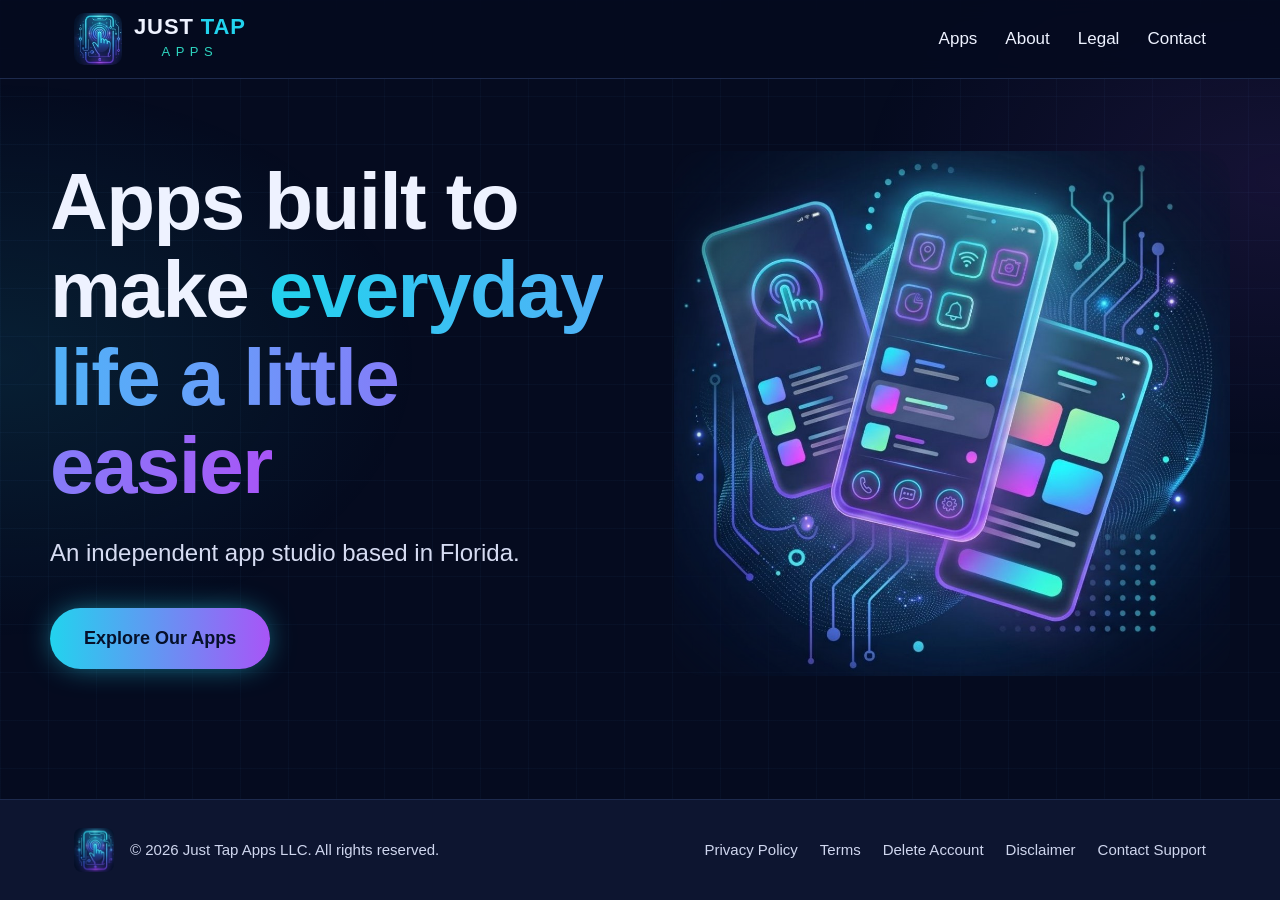
<file: index.html>
<!DOCTYPE html>
<html lang="en">
<head>
<meta charset="utf-8">
<meta name="viewport" content="width=device-width, initial-scale=1">
<meta http-equiv="Content-Security-Policy" content="default-src 'none'; style-src 'self'; img-src 'self'; base-uri 'none'; form-action 'none'">
<meta name="referrer" content="strict-origin-when-cross-origin">
<title>Just Tap Apps — Apps built to make everyday life a little easier</title>
<meta name="description" content="Just Tap Apps is an independent app studio in Florida behind Snooze Bully, with more apps on the way.">
<link rel="icon" href="logo-icon.png">
<link rel="stylesheet" href="style.css">
</head>
<body id="top">
<header><div class="wrap">
  <a class="brand" href="index.html"><img src="logo-icon.png" alt="" width="48" height="52"><span><b>JUST <span>TAP</span></b><small>APPS</small></span></a>
  <nav aria-label="Main"><ul><li><a href="apps.html">Apps</a></li><li><a href="about.html">About</a></li><li><a href="privacy.html">Legal</a></li><li><a href="contact.html">Contact</a></li></ul></nav>
</div></header>

<main>

<section class="wrap hero">
  <div>
    <h1>Apps built to make <span class="grad-text">everyday life a little easier</span></h1>
    <p>An independent app studio based in Florida.</p>
    <a class="btn" href="apps.html">Explore Our Apps</a>
  </div>
  <img src="hero.jpg" alt="Three glowing phone screens showing app interfaces" width="1070" height="1010">
</section>
</main>
<footer><div class="wrap">
  <div class="left"><img src="logo-icon.png" alt="" width="40" height="44"><span>© 2026 Just Tap Apps LLC. All rights reserved.</span></div>
  <ul>
    <li><a href="privacy.html">Privacy Policy</a></li>
    <li><a href="terms.html">Terms</a></li>
    <li><a href="delete-account.html">Delete Account</a></li>
    <li><a href="disclaimer.html">Disclaimer</a></li>
    <li><a href="contact.html">Contact Support</a></li>
  </ul>
</div></footer>
</body>
</html>
</file>
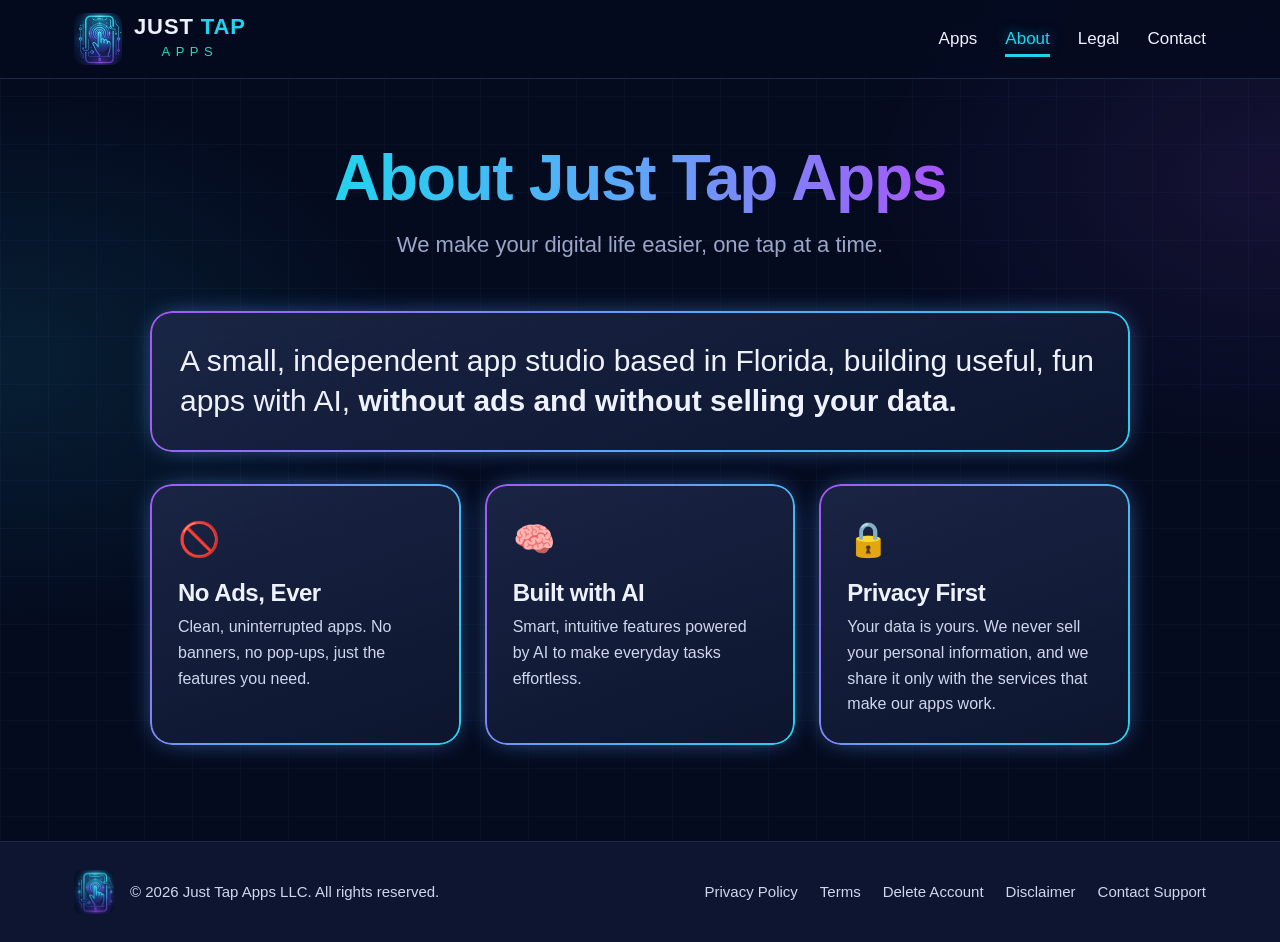
<file: about.html>
<!DOCTYPE html>
<html lang="en">
<head>
<meta charset="utf-8">
<meta name="viewport" content="width=device-width, initial-scale=1">
<meta http-equiv="Content-Security-Policy" content="default-src 'none'; style-src 'self'; img-src 'self'; base-uri 'none'; form-action 'none'">
<meta name="referrer" content="strict-origin-when-cross-origin">
<title>About — Just Tap Apps</title>
<meta name="description" content="Just Tap Apps is a small, independent app studio in Florida.">
<link rel="icon" href="logo-icon.png">
<link rel="stylesheet" href="style.css">
</head>
<body id="top">
<header><div class="wrap">
  <a class="brand" href="index.html"><img src="logo-icon.png" alt="" width="48" height="52"><span><b>JUST <span>TAP</span></b><small>APPS</small></span></a>
  <nav aria-label="Main"><ul><li><a href="apps.html">Apps</a></li><li><a href="about.html" aria-current="page">About</a></li><li><a href="privacy.html">Legal</a></li><li><a href="contact.html">Contact</a></li></ul></nav>
</div></header>

<main>

<section class="wrap">
  <h1 class="page-title"><span class="grad-text">About Just Tap Apps</span></h1>
  <p class="page-sub">We make your digital life easier, one tap at a time.</p>
  <div class="glow quote">A small, independent app studio based in Florida, building useful, fun apps with AI, <strong>without ads and without selling your data.</strong></div>
  <div class="pillars">
    <div class="glow pillar"><div class="ico" aria-hidden="true">🚫</div><h3>No Ads, Ever</h3><p>Clean, uninterrupted apps. No banners, no pop-ups, just the features you need.</p></div>
    <div class="glow pillar"><div class="ico" aria-hidden="true">🧠</div><h3>Built with AI</h3><p>Smart, intuitive features powered by AI to make everyday tasks effortless.</p></div>
    <div class="glow pillar"><div class="ico" aria-hidden="true">🔒</div><h3>Privacy First</h3><p>Your data is yours. We never sell your personal information, and we share it only with the services that make our apps work.</p></div>
  </div>
</section>
</main>
<footer><div class="wrap">
  <div class="left"><img src="logo-icon.png" alt="" width="40" height="44"><span>© 2026 Just Tap Apps LLC. All rights reserved.</span></div>
  <ul>
    <li><a href="privacy.html">Privacy Policy</a></li>
    <li><a href="terms.html">Terms</a></li>
    <li><a href="delete-account.html">Delete Account</a></li>
    <li><a href="disclaimer.html">Disclaimer</a></li>
    <li><a href="contact.html">Contact Support</a></li>
  </ul>
</div></footer>
</body>
</html>
</file>
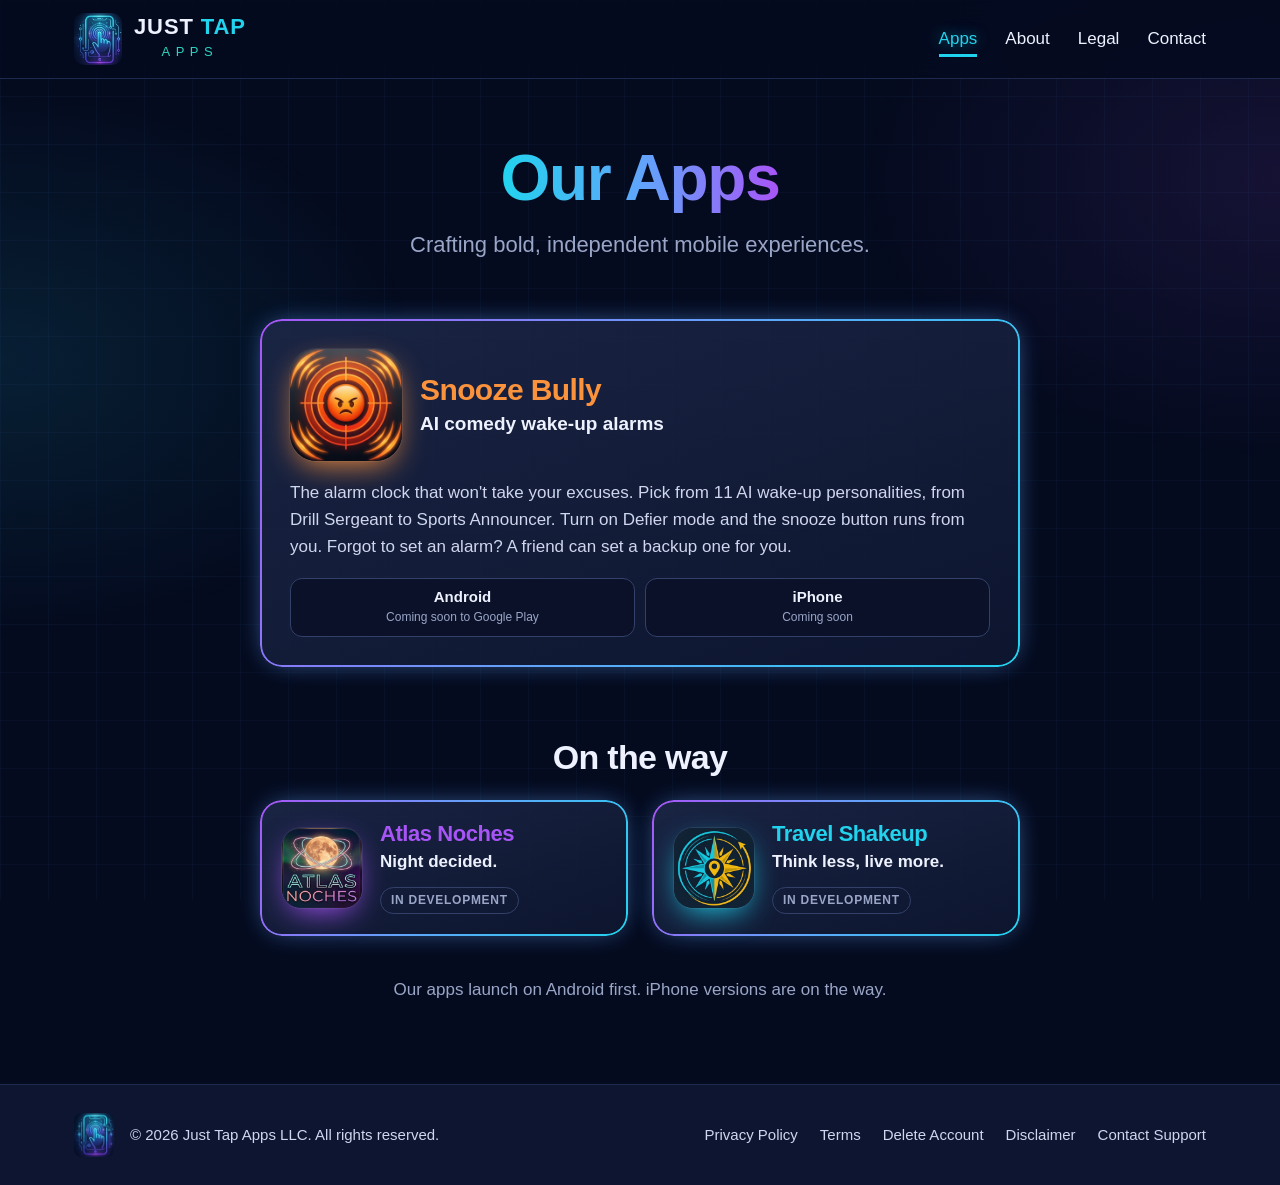
<file: apps.html>
<!DOCTYPE html>
<html lang="en">
<head>
<meta charset="utf-8">
<meta name="viewport" content="width=device-width, initial-scale=1">
<meta http-equiv="Content-Security-Policy" content="default-src 'none'; style-src 'self'; img-src 'self'; base-uri 'none'; form-action 'none'">
<meta name="referrer" content="strict-origin-when-cross-origin">
<title>Our Apps — Just Tap Apps</title>
<meta name="description" content="Snooze Bully and more apps on the way from Just Tap Apps.">
<link rel="icon" href="logo-icon.png">
<link rel="stylesheet" href="style.css">
</head>
<body id="top">
<header><div class="wrap">
  <a class="brand" href="index.html"><img src="logo-icon.png" alt="" width="48" height="52"><span><b>JUST <span>TAP</span></b><small>APPS</small></span></a>
  <nav aria-label="Main"><ul><li><a href="apps.html" aria-current="page">Apps</a></li><li><a href="about.html">About</a></li><li><a href="privacy.html">Legal</a></li><li><a href="contact.html">Contact</a></li></ul></nav>
</div></header>

<main>

<section class="wrap">
  <h1 class="page-title"><span class="grad-text">Our Apps</span></h1>
  <p class="page-sub">Crafting bold, independent mobile experiences.</p>
  <div class="featured">
    <article class="glow app snooze">
      <div class="app-top"><img class="app-icon" src="snooze-bully.png" alt="Snooze Bully logo" width="512" height="512">
        <div><h2>Snooze Bully</h2><div class="tag">AI comedy wake-up alarms</div></div></div>
      <p>The alarm clock that won't take your excuses. Pick from 11 AI wake-up personalities, from Drill Sergeant to Sports Announcer. Turn on Defier mode and the snooze button runs from you. Forgot to set an alarm? A friend can set a backup one for you.</p>
      <div class="stores"><span class="store"><b>Android</b><small>Coming soon to Google Play</small></span><span class="store"><b>iPhone</b><small>Coming soon</small></span></div>
    </article>
  </div>

  <h2 class="soon-title">On the way</h2>
  <div class="soon-grid">
    <article class="glow soon noches">
      <img class="app-icon" src="atlas-noches.png" alt="Atlas Noches logo" width="512" height="512">
      <div><h3>Atlas Noches</h3><p class="tag">Night decided.</p><span class="pill">In development</span></div>
    </article>
    <article class="glow soon travel">
      <img class="app-icon" src="travel-shakeup.png" alt="Travel Shakeup logo" width="512" height="512">
      <div><h3>Travel Shakeup</h3><p class="tag">Think less, live more.</p><span class="pill">In development</span></div>
    </article>
  </div>
  <p class="note">Our apps launch on Android first. iPhone versions are on the way.</p>
</section>
</main>
<footer><div class="wrap">
  <div class="left"><img src="logo-icon.png" alt="" width="40" height="44"><span>© 2026 Just Tap Apps LLC. All rights reserved.</span></div>
  <ul>
    <li><a href="privacy.html">Privacy Policy</a></li>
    <li><a href="terms.html">Terms</a></li>
    <li><a href="delete-account.html">Delete Account</a></li>
    <li><a href="disclaimer.html">Disclaimer</a></li>
    <li><a href="contact.html">Contact Support</a></li>
  </ul>
</div></footer>
</body>
</html>
</file>
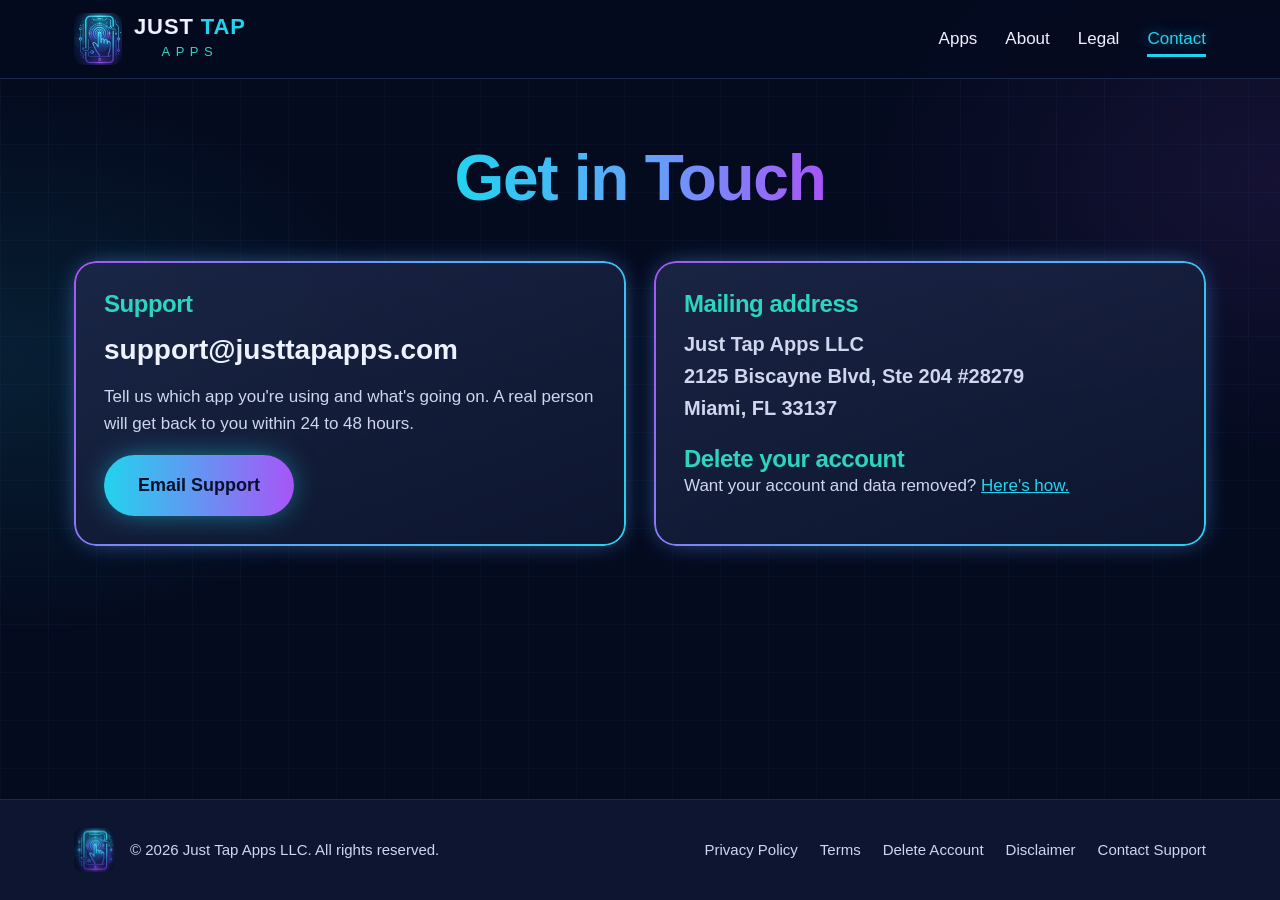
<file: contact.html>
<!DOCTYPE html>
<html lang="en">
<head>
<meta charset="utf-8">
<meta name="viewport" content="width=device-width, initial-scale=1">
<meta http-equiv="Content-Security-Policy" content="default-src 'none'; style-src 'self'; img-src 'self'; base-uri 'none'; form-action 'none'">
<meta name="referrer" content="strict-origin-when-cross-origin">
<title>Contact — Just Tap Apps</title>
<meta name="description" content="Contact Just Tap Apps support.">
<link rel="icon" href="logo-icon.png">
<link rel="stylesheet" href="style.css">
</head>
<body id="top">
<header><div class="wrap">
  <a class="brand" href="index.html"><img src="logo-icon.png" alt="" width="48" height="52"><span><b>JUST <span>TAP</span></b><small>APPS</small></span></a>
  <nav aria-label="Main"><ul><li><a href="apps.html">Apps</a></li><li><a href="about.html">About</a></li><li><a href="privacy.html">Legal</a></li><li><a href="contact.html" aria-current="page">Contact</a></li></ul></nav>
</div></header>

<main>

<section class="wrap">
  <h1 class="page-title"><span class="grad-text">Get in Touch</span></h1>
  <div class="contact">
    <div class="glow">
      <h2>Support</h2>
      <p class="big"><a href="mailto:support@justtapapps.com">support@justtapapps.com</a></p>
      <p>Tell us which app you're using and what's going on. A real person will get back to you within 24 to 48 hours.</p>
      <a class="btn" href="mailto:support@justtapapps.com?subject=Support%20request">Email Support</a>
    </div>
    <div class="glow">
      <h2>Mailing address</h2>
      <p class="big addr">Just Tap Apps LLC<br>2125 Biscayne Blvd, Ste 204 #28279<br>Miami, FL 33137</p>
      <h2 class="mt">Delete your account</h2>
      <p>Want your account and data removed? <a href="delete-account.html">Here's how.</a></p>
    </div>
  </div>
</section>
</main>
<footer><div class="wrap">
  <div class="left"><img src="logo-icon.png" alt="" width="40" height="44"><span>© 2026 Just Tap Apps LLC. All rights reserved.</span></div>
  <ul>
    <li><a href="privacy.html">Privacy Policy</a></li>
    <li><a href="terms.html">Terms</a></li>
    <li><a href="delete-account.html">Delete Account</a></li>
    <li><a href="disclaimer.html">Disclaimer</a></li>
    <li><a href="contact.html">Contact Support</a></li>
  </ul>
</div></footer>
</body>
</html>
</file>
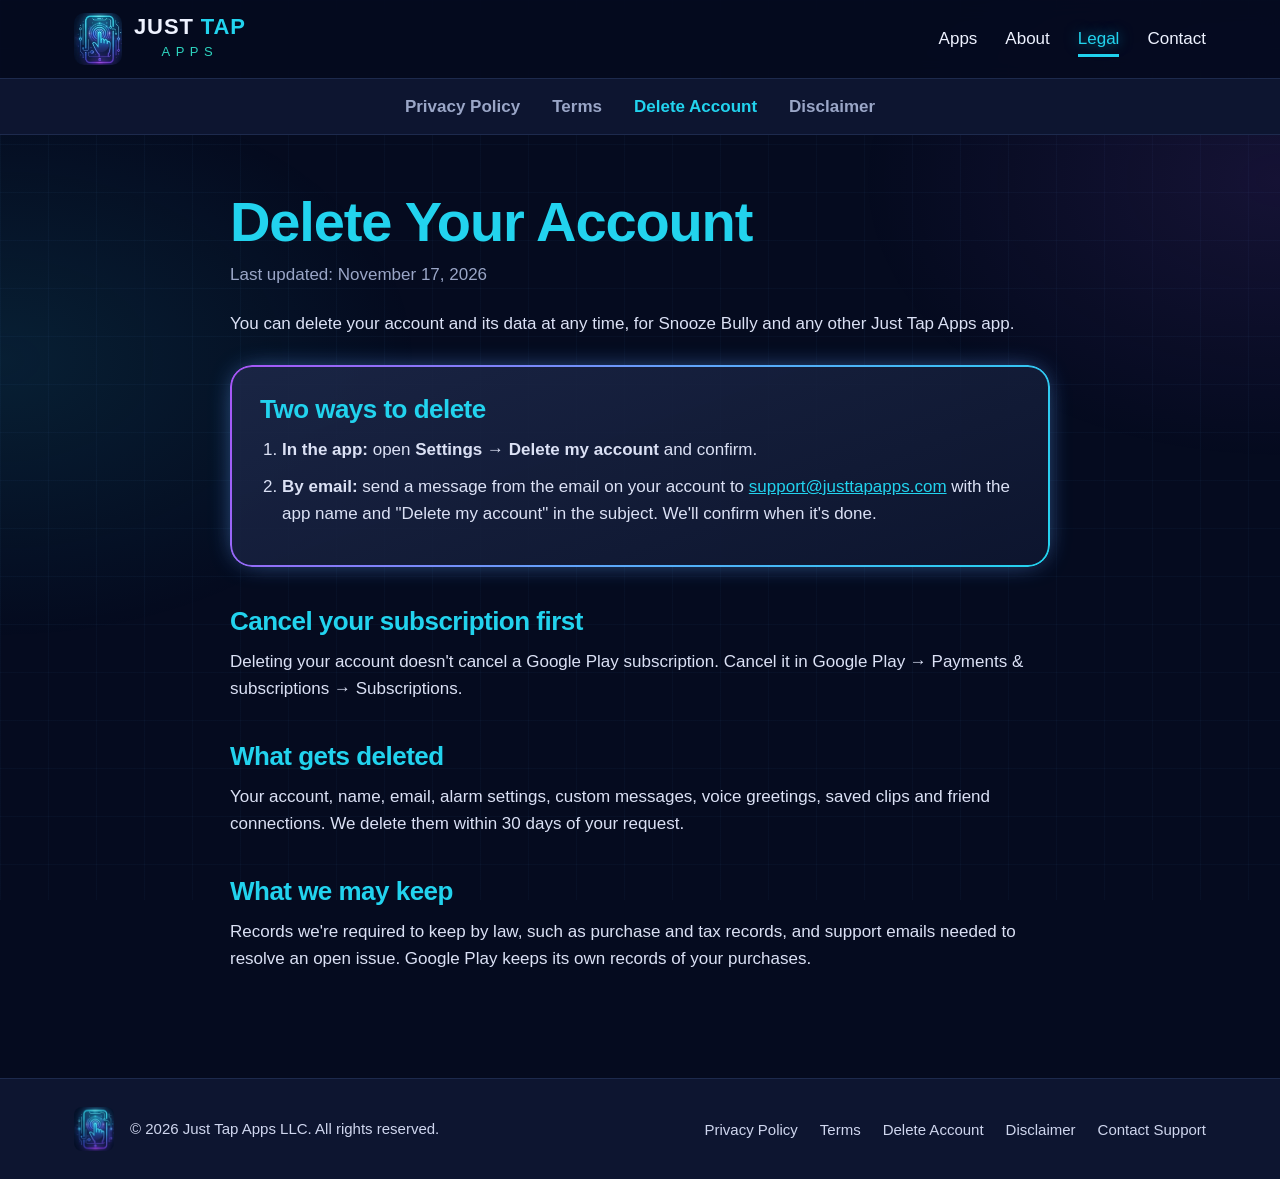
<file: delete-account.html>
<!DOCTYPE html>
<html lang="en">
<head>
<meta charset="utf-8">
<meta name="viewport" content="width=device-width, initial-scale=1">
<meta http-equiv="Content-Security-Policy" content="default-src 'none'; style-src 'self'; img-src 'self'; base-uri 'none'; form-action 'none'">
<meta name="referrer" content="strict-origin-when-cross-origin">
<title>Delete Your Account — Just Tap Apps</title>
<meta name="description" content="How to delete your Just Tap Apps account and data.">
<link rel="icon" href="logo-icon.png">
<link rel="stylesheet" href="style.css">
</head>
<body id="top">
<header><div class="wrap">
  <a class="brand" href="index.html"><img src="logo-icon.png" alt="" width="48" height="52"><span><b>JUST <span>TAP</span></b><small>APPS</small></span></a>
  <nav aria-label="Main"><ul><li><a href="apps.html">Apps</a></li><li><a href="about.html">About</a></li><li><a href="privacy.html" aria-current="page">Legal</a></li><li><a href="contact.html">Contact</a></li></ul></nav>
</div></header>
<div class="subnav"><ul><li><a href="privacy.html">Privacy Policy</a></li><li><a href="terms.html">Terms</a></li><li><a href="delete-account.html" aria-current="page">Delete Account</a></li><li><a href="disclaimer.html">Disclaimer</a></li></ul></div>
<main>

<article class="wrap narrow legal">
<h1>Delete Your Account</h1>
<p class="updated">Last updated: November 17, 2026</p>
<p>You can delete your account and its data at any time, for Snooze Bully and any other Just Tap Apps app.</p>

<div class="glow">
<h2>Two ways to delete</h2>
<ol>
<li><strong>In the app:</strong> open <strong>Settings → Delete my account</strong> and confirm.</li>
<li><strong>By email:</strong> send a message from the email on your account to <a href="mailto:support@justtapapps.com?subject=Delete%20my%20account">support@justtapapps.com</a> with the app name and "Delete my account" in the subject. We'll confirm when it's done.</li>
</ol>
</div>

<h2>Cancel your subscription first</h2>
<p>Deleting your account doesn't cancel a Google Play subscription. Cancel it in Google Play → Payments &amp; subscriptions → Subscriptions.</p>

<h2>What gets deleted</h2>
<p>Your account, name, email, alarm settings, custom messages, voice greetings, saved clips and friend connections. We delete them within 30 days of your request.</p>

<h2>What we may keep</h2>
<p>Records we're required to keep by law, such as purchase and tax records, and support emails needed to resolve an open issue. Google Play keeps its own records of your purchases.</p>
</article>
</main>
<footer><div class="wrap">
  <div class="left"><img src="logo-icon.png" alt="" width="40" height="44"><span>© 2026 Just Tap Apps LLC. All rights reserved.</span></div>
  <ul>
    <li><a href="privacy.html">Privacy Policy</a></li>
    <li><a href="terms.html">Terms</a></li>
    <li><a href="delete-account.html">Delete Account</a></li>
    <li><a href="disclaimer.html">Disclaimer</a></li>
    <li><a href="contact.html">Contact Support</a></li>
  </ul>
</div></footer>
</body>
</html>
</file>
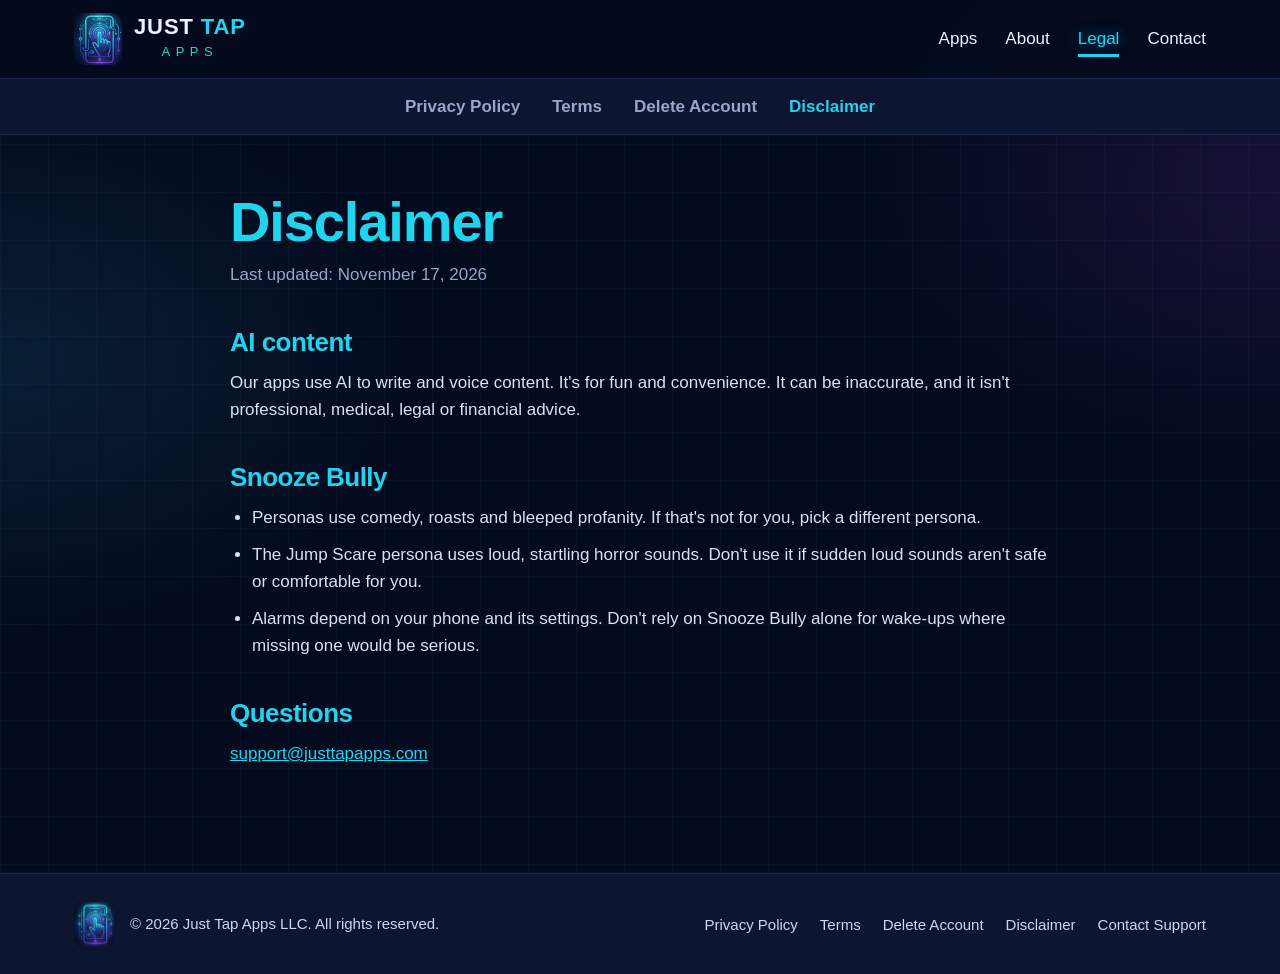
<file: disclaimer.html>
<!DOCTYPE html>
<html lang="en">
<head>
<meta charset="utf-8">
<meta name="viewport" content="width=device-width, initial-scale=1">
<meta http-equiv="Content-Security-Policy" content="default-src 'none'; style-src 'self'; img-src 'self'; base-uri 'none'; form-action 'none'">
<meta name="referrer" content="strict-origin-when-cross-origin">
<title>Disclaimer — Just Tap Apps</title>
<meta name="description" content="Important information about using Just Tap Apps apps.">
<link rel="icon" href="logo-icon.png">
<link rel="stylesheet" href="style.css">
</head>
<body id="top">
<header><div class="wrap">
  <a class="brand" href="index.html"><img src="logo-icon.png" alt="" width="48" height="52"><span><b>JUST <span>TAP</span></b><small>APPS</small></span></a>
  <nav aria-label="Main"><ul><li><a href="apps.html">Apps</a></li><li><a href="about.html">About</a></li><li><a href="privacy.html" aria-current="page">Legal</a></li><li><a href="contact.html">Contact</a></li></ul></nav>
</div></header>
<div class="subnav"><ul><li><a href="privacy.html">Privacy Policy</a></li><li><a href="terms.html">Terms</a></li><li><a href="delete-account.html">Delete Account</a></li><li><a href="disclaimer.html" aria-current="page">Disclaimer</a></li></ul></div>
<main>

<article class="wrap narrow legal">
<h1>Disclaimer</h1>
<p class="updated">Last updated: November 17, 2026</p>

<h2>AI content</h2>
<p>Our apps use AI to write and voice content. It's for fun and convenience. It can be inaccurate, and it isn't professional, medical, legal or financial advice.</p>

<h2>Snooze Bully</h2>
<ul>
<li>Personas use comedy, roasts and bleeped profanity. If that's not for you, pick a different persona.</li>
<li>The Jump Scare persona uses loud, startling horror sounds. Don't use it if sudden loud sounds aren't safe or comfortable for you.</li>
<li>Alarms depend on your phone and its settings. Don't rely on Snooze Bully alone for wake-ups where missing one would be serious.</li>
</ul>

<h2>Questions</h2>
<p><a href="mailto:support@justtapapps.com">support@justtapapps.com</a></p>
</article>
</main>
<footer><div class="wrap">
  <div class="left"><img src="logo-icon.png" alt="" width="40" height="44"><span>© 2026 Just Tap Apps LLC. All rights reserved.</span></div>
  <ul>
    <li><a href="privacy.html">Privacy Policy</a></li>
    <li><a href="terms.html">Terms</a></li>
    <li><a href="delete-account.html">Delete Account</a></li>
    <li><a href="disclaimer.html">Disclaimer</a></li>
    <li><a href="contact.html">Contact Support</a></li>
  </ul>
</div></footer>
</body>
</html>
</file>
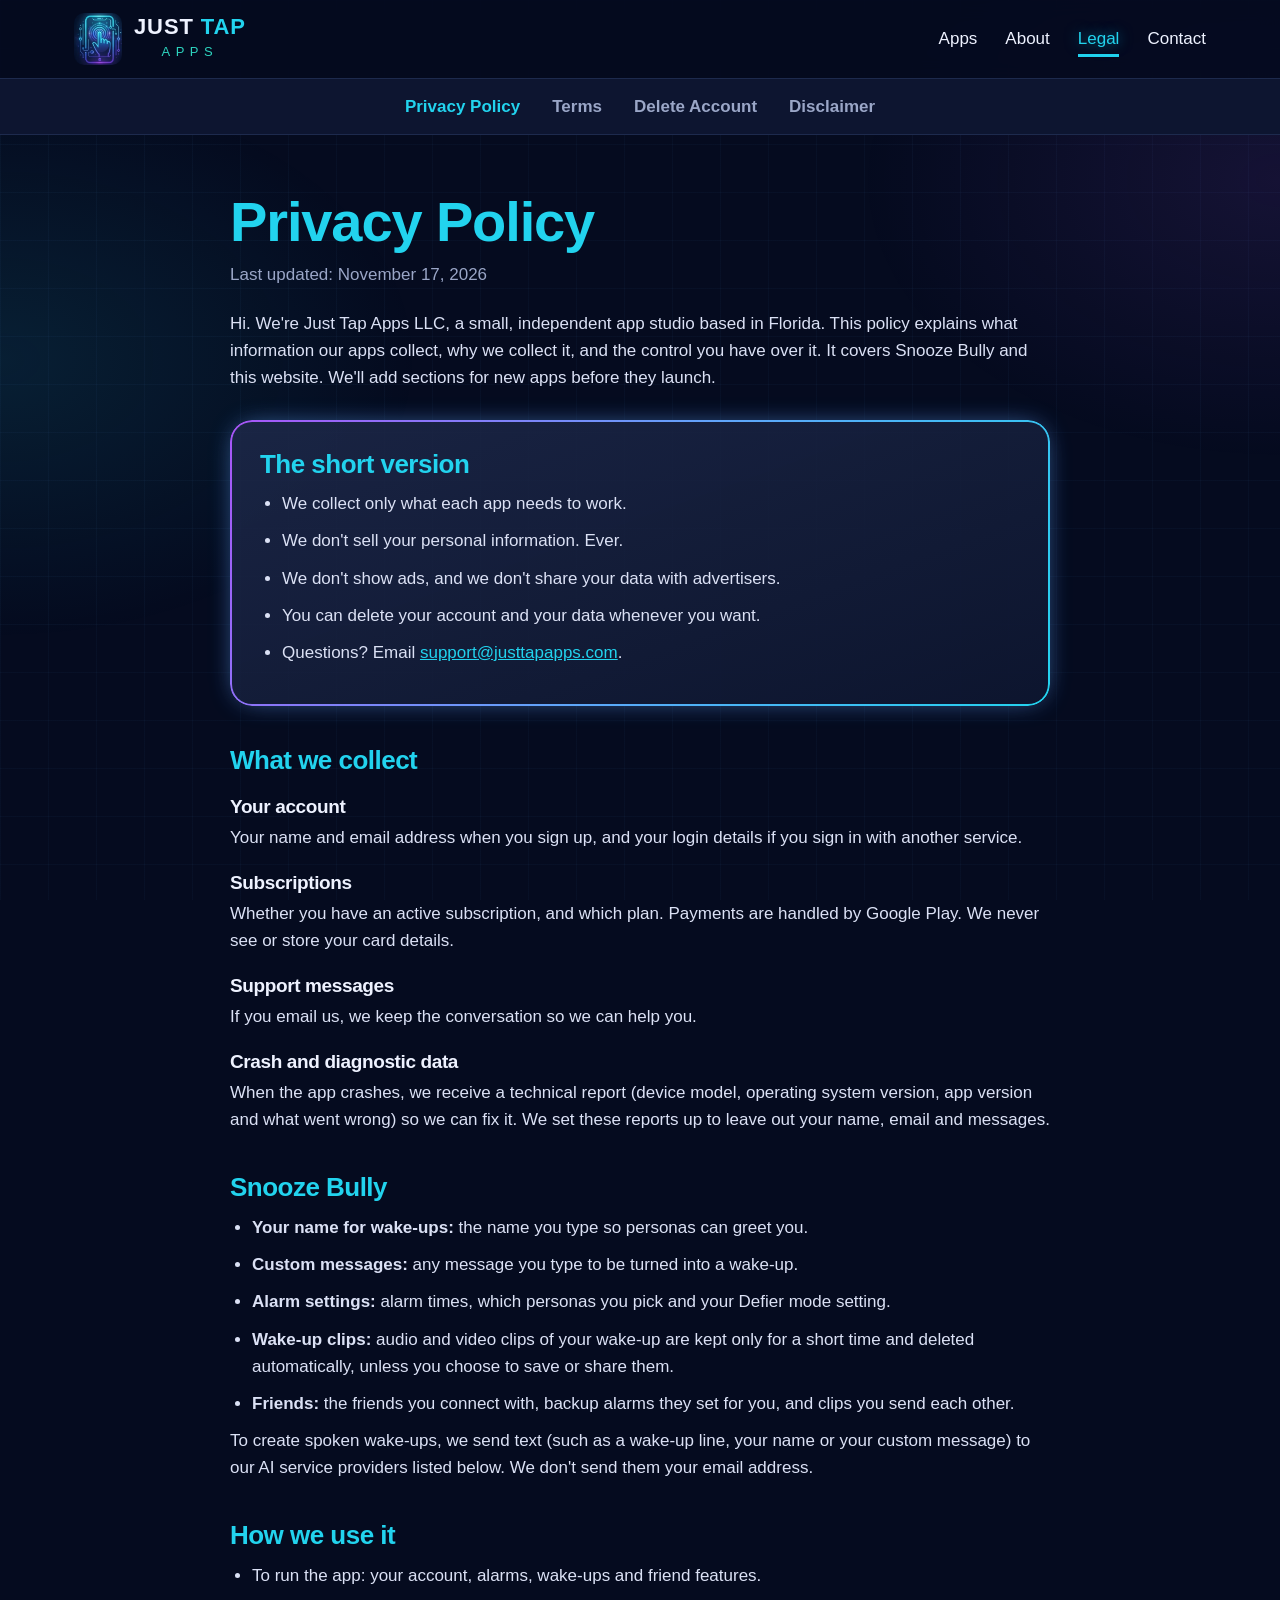
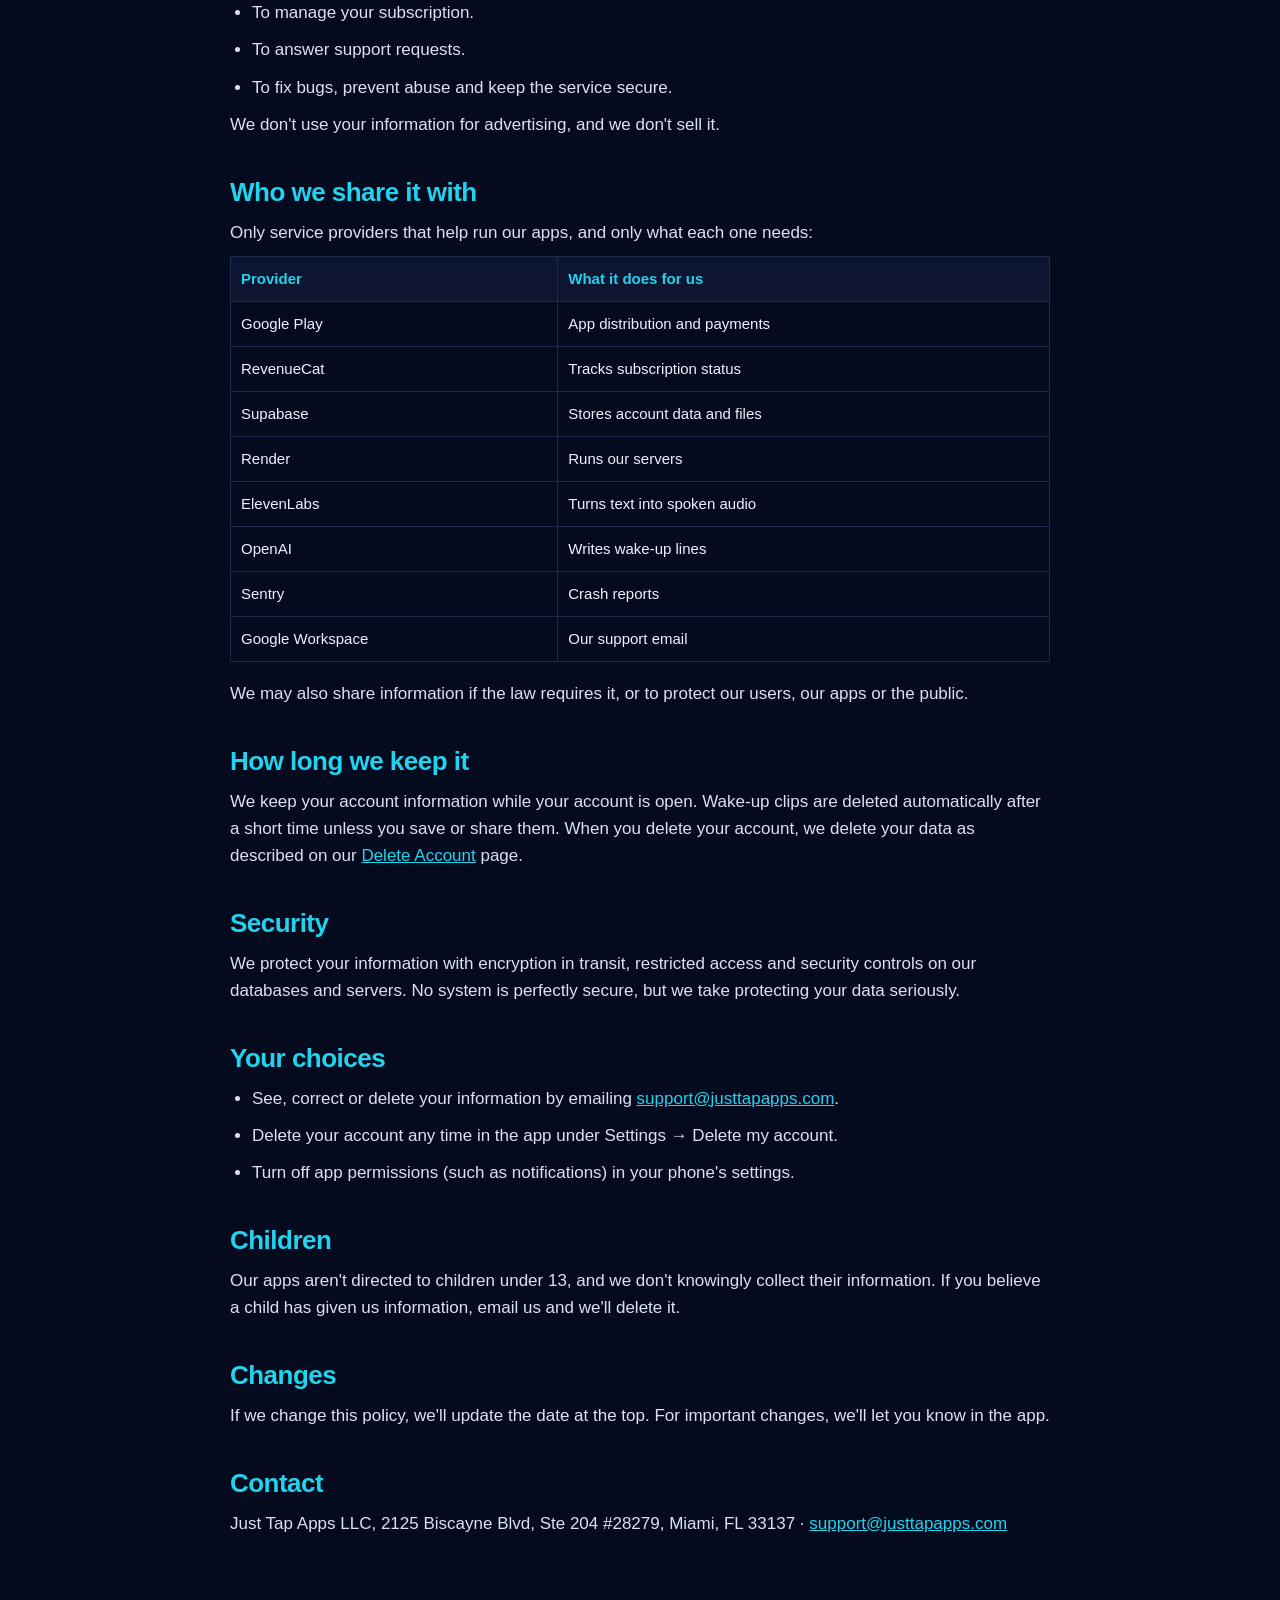
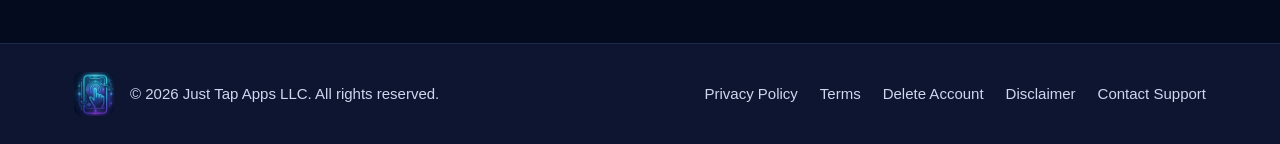
<file: privacy.html>
<!DOCTYPE html>
<html lang="en">
<head>
<meta charset="utf-8">
<meta name="viewport" content="width=device-width, initial-scale=1">
<meta http-equiv="Content-Security-Policy" content="default-src 'none'; style-src 'self'; img-src 'self'; base-uri 'none'; form-action 'none'">
<meta name="referrer" content="strict-origin-when-cross-origin">
<title>Privacy Policy — Just Tap Apps</title>
<meta name="description" content="How Just Tap Apps collects, uses and protects your information.">
<link rel="icon" href="logo-icon.png">
<link rel="stylesheet" href="style.css">
</head>
<body id="top">
<header><div class="wrap">
  <a class="brand" href="index.html"><img src="logo-icon.png" alt="" width="48" height="52"><span><b>JUST <span>TAP</span></b><small>APPS</small></span></a>
  <nav aria-label="Main"><ul><li><a href="apps.html">Apps</a></li><li><a href="about.html">About</a></li><li><a href="privacy.html" aria-current="page">Legal</a></li><li><a href="contact.html">Contact</a></li></ul></nav>
</div></header>
<div class="subnav"><ul><li><a href="privacy.html" aria-current="page">Privacy Policy</a></li><li><a href="terms.html">Terms</a></li><li><a href="delete-account.html">Delete Account</a></li><li><a href="disclaimer.html">Disclaimer</a></li></ul></div>
<main>

<article class="wrap narrow legal">
<h1>Privacy Policy</h1>
<p class="updated">Last updated: November 17, 2026</p>
<p>Hi. We're Just Tap Apps LLC, a small, independent app studio based in Florida. This policy explains what information our apps collect, why we collect it, and the control you have over it. It covers Snooze Bully and this website. We'll add sections for new apps before they launch.</p>

<div class="glow">
<h2>The short version</h2>
<ul>
<li>We collect only what each app needs to work.</li>
<li>We don't sell your personal information. Ever.</li>
<li>We don't show ads, and we don't share your data with advertisers.</li>
<li>You can delete your account and your data whenever you want.</li>
<li>Questions? Email <a href="mailto:support@justtapapps.com">support@justtapapps.com</a>.</li>
</ul>
</div>

<h2>What we collect</h2>
<h3>Your account</h3>
<p>Your name and email address when you sign up, and your login details if you sign in with another service.</p>
<h3>Subscriptions</h3>
<p>Whether you have an active subscription, and which plan. Payments are handled by Google Play. We never see or store your card details.</p>
<h3>Support messages</h3>
<p>If you email us, we keep the conversation so we can help you.</p>
<h3>Crash and diagnostic data</h3>
<p>When the app crashes, we receive a technical report (device model, operating system version, app version and what went wrong) so we can fix it. We set these reports up to leave out your name, email and messages.</p>

<h2>Snooze Bully</h2>
<ul>
<li><strong>Your name for wake-ups:</strong> the name you type so personas can greet you.</li>
<li><strong>Custom messages:</strong> any message you type to be turned into a wake-up.</li>
<li><strong>Alarm settings:</strong> alarm times, which personas you pick and your Defier mode setting.</li>
<li><strong>Wake-up clips:</strong> audio and video clips of your wake-up are kept only for a short time and deleted automatically, unless you choose to save or share them.</li>
<li><strong>Friends:</strong> the friends you connect with, backup alarms they set for you, and clips you send each other.</li>
</ul>
<p>To create spoken wake-ups, we send text (such as a wake-up line, your name or your custom message) to our AI service providers listed below. We don't send them your email address.</p>

<h2>How we use it</h2>
<ul>
<li>To run the app: your account, alarms, wake-ups and friend features.</li>
<li>To manage your subscription.</li>
<li>To answer support requests.</li>
<li>To fix bugs, prevent abuse and keep the service secure.</li>
</ul>
<p>We don't use your information for advertising, and we don't sell it.</p>

<h2>Who we share it with</h2>
<p>Only service providers that help run our apps, and only what each one needs:</p>
<table>
<tr><th>Provider</th><th>What it does for us</th></tr>
<tr><td>Google Play</td><td>App distribution and payments</td></tr>
<tr><td>RevenueCat</td><td>Tracks subscription status</td></tr>
<tr><td>Supabase</td><td>Stores account data and files</td></tr>
<tr><td>Render</td><td>Runs our servers</td></tr>
<tr><td>ElevenLabs</td><td>Turns text into spoken audio</td></tr>
<tr><td>OpenAI</td><td>Writes wake-up lines</td></tr>
<tr><td>Sentry</td><td>Crash reports</td></tr>
<tr><td>Google Workspace</td><td>Our support email</td></tr>
</table>
<p>We may also share information if the law requires it, or to protect our users, our apps or the public.</p>

<h2>How long we keep it</h2>
<p>We keep your account information while your account is open. Wake-up clips are deleted automatically after a short time unless you save or share them. When you delete your account, we delete your data as described on our <a href="delete-account.html">Delete Account</a> page.</p>

<h2>Security</h2>
<p>We protect your information with encryption in transit, restricted access and security controls on our databases and servers. No system is perfectly secure, but we take protecting your data seriously.</p>

<h2>Your choices</h2>
<ul>
<li>See, correct or delete your information by emailing <a href="mailto:support@justtapapps.com">support@justtapapps.com</a>.</li>
<li>Delete your account any time in the app under Settings → Delete my account.</li>
<li>Turn off app permissions (such as notifications) in your phone's settings.</li>
</ul>

<h2>Children</h2>
<p>Our apps aren't directed to children under 13, and we don't knowingly collect their information. If you believe a child has given us information, email us and we'll delete it.</p>

<h2>Changes</h2>
<p>If we change this policy, we'll update the date at the top. For important changes, we'll let you know in the app.</p>

<h2>Contact</h2>
<p>Just Tap Apps LLC, 2125 Biscayne Blvd, Ste 204 #28279, Miami, FL 33137 · <a href="mailto:support@justtapapps.com">support@justtapapps.com</a></p>
</article>
</main>
<footer><div class="wrap">
  <div class="left"><img src="logo-icon.png" alt="" width="40" height="44"><span>© 2026 Just Tap Apps LLC. All rights reserved.</span></div>
  <ul>
    <li><a href="privacy.html">Privacy Policy</a></li>
    <li><a href="terms.html">Terms</a></li>
    <li><a href="delete-account.html">Delete Account</a></li>
    <li><a href="disclaimer.html">Disclaimer</a></li>
    <li><a href="contact.html">Contact Support</a></li>
  </ul>
</div></footer>
</body>
</html>
</file>
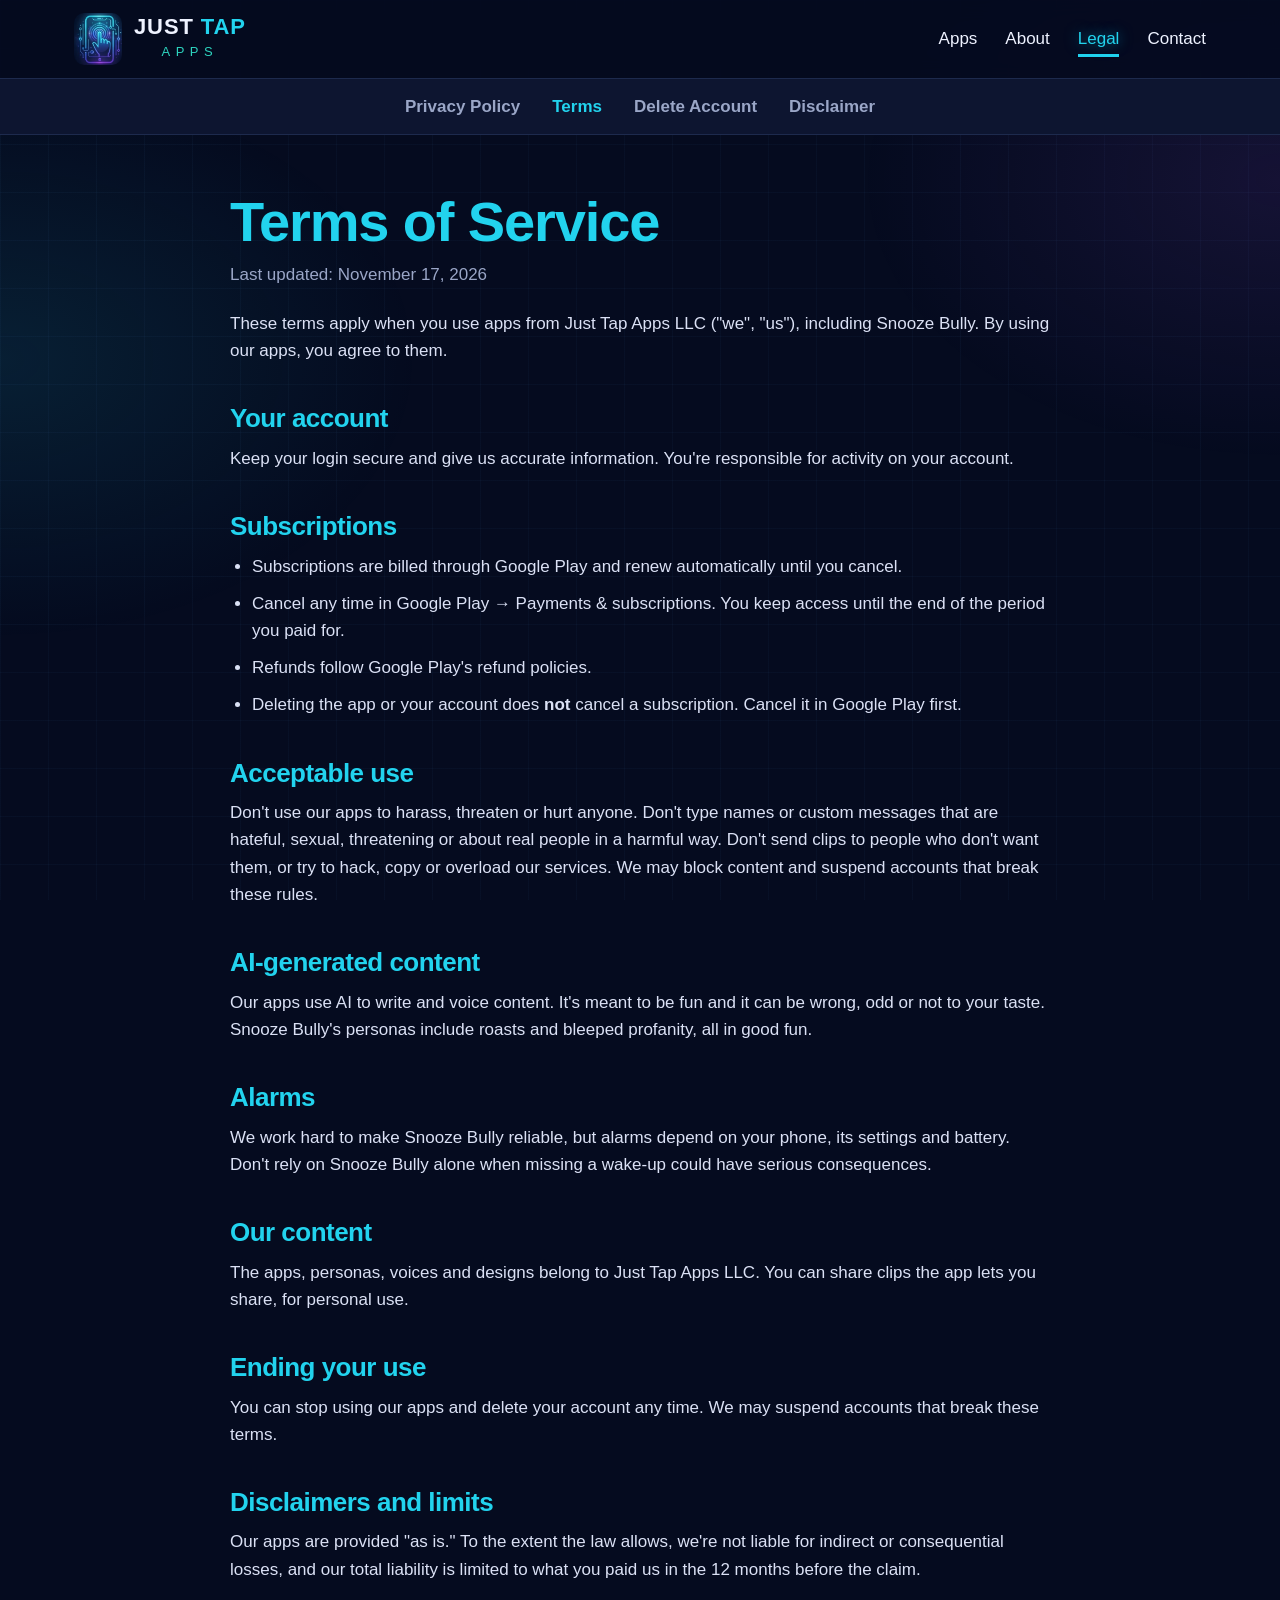
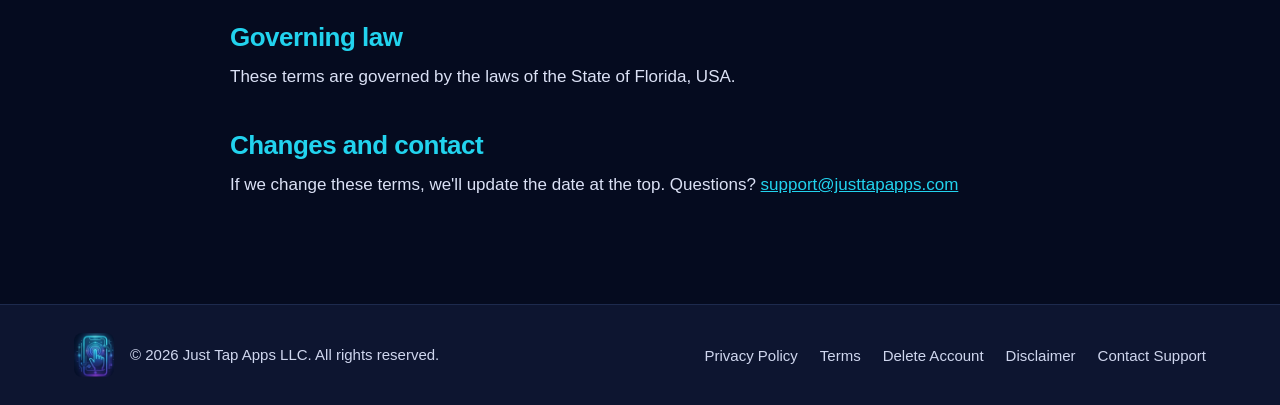
<file: terms.html>
<!DOCTYPE html>
<html lang="en">
<head>
<meta charset="utf-8">
<meta name="viewport" content="width=device-width, initial-scale=1">
<meta http-equiv="Content-Security-Policy" content="default-src 'none'; style-src 'self'; img-src 'self'; base-uri 'none'; form-action 'none'">
<meta name="referrer" content="strict-origin-when-cross-origin">
<title>Terms of Service — Just Tap Apps</title>
<meta name="description" content="Terms for using Just Tap Apps apps and services.">
<link rel="icon" href="logo-icon.png">
<link rel="stylesheet" href="style.css">
</head>
<body id="top">
<header><div class="wrap">
  <a class="brand" href="index.html"><img src="logo-icon.png" alt="" width="48" height="52"><span><b>JUST <span>TAP</span></b><small>APPS</small></span></a>
  <nav aria-label="Main"><ul><li><a href="apps.html">Apps</a></li><li><a href="about.html">About</a></li><li><a href="privacy.html" aria-current="page">Legal</a></li><li><a href="contact.html">Contact</a></li></ul></nav>
</div></header>
<div class="subnav"><ul><li><a href="privacy.html">Privacy Policy</a></li><li><a href="terms.html" aria-current="page">Terms</a></li><li><a href="delete-account.html">Delete Account</a></li><li><a href="disclaimer.html">Disclaimer</a></li></ul></div>
<main>

<article class="wrap narrow legal">
<h1>Terms of Service</h1>
<p class="updated">Last updated: November 17, 2026</p>
<p>These terms apply when you use apps from Just Tap Apps LLC ("we", "us"), including Snooze Bully. By using our apps, you agree to them.</p>

<h2>Your account</h2>
<p>Keep your login secure and give us accurate information. You're responsible for activity on your account.</p>

<h2>Subscriptions</h2>
<ul>
<li>Subscriptions are billed through Google Play and renew automatically until you cancel.</li>
<li>Cancel any time in Google Play → Payments &amp; subscriptions. You keep access until the end of the period you paid for.</li>
<li>Refunds follow Google Play's refund policies.</li>
<li>Deleting the app or your account does <strong>not</strong> cancel a subscription. Cancel it in Google Play first.</li>
</ul>

<h2>Acceptable use</h2>
<p>Don't use our apps to harass, threaten or hurt anyone. Don't type names or custom messages that are hateful, sexual, threatening or about real people in a harmful way. Don't send clips to people who don't want them, or try to hack, copy or overload our services. We may block content and suspend accounts that break these rules.</p>

<h2>AI-generated content</h2>
<p>Our apps use AI to write and voice content. It's meant to be fun and it can be wrong, odd or not to your taste. Snooze Bully's personas include roasts and bleeped profanity, all in good fun.</p>

<h2>Alarms</h2>
<p>We work hard to make Snooze Bully reliable, but alarms depend on your phone, its settings and battery. Don't rely on Snooze Bully alone when missing a wake-up could have serious consequences.</p>

<h2>Our content</h2>
<p>The apps, personas, voices and designs belong to Just Tap Apps LLC. You can share clips the app lets you share, for personal use.</p>

<h2>Ending your use</h2>
<p>You can stop using our apps and delete your account any time. We may suspend accounts that break these terms.</p>

<h2>Disclaimers and limits</h2>
<p>Our apps are provided "as is." To the extent the law allows, we're not liable for indirect or consequential losses, and our total liability is limited to what you paid us in the 12 months before the claim.</p>

<h2>Governing law</h2>
<p>These terms are governed by the laws of the State of Florida, USA.</p>

<h2>Changes and contact</h2>
<p>If we change these terms, we'll update the date at the top. Questions? <a href="mailto:support@justtapapps.com">support@justtapapps.com</a></p>
</article>
</main>
<footer><div class="wrap">
  <div class="left"><img src="logo-icon.png" alt="" width="40" height="44"><span>© 2026 Just Tap Apps LLC. All rights reserved.</span></div>
  <ul>
    <li><a href="privacy.html">Privacy Policy</a></li>
    <li><a href="terms.html">Terms</a></li>
    <li><a href="delete-account.html">Delete Account</a></li>
    <li><a href="disclaimer.html">Disclaimer</a></li>
    <li><a href="contact.html">Contact Support</a></li>
  </ul>
</div></footer>
</body>
</html>
</file>
<file: style.css>
:root{
  --bg:#050b1f; --bg2:#0a1430; --panel:#121a33; --line:#1d2a4d;
  --text:#eef2ff; --muted:#9aa6c7;
  --cyan:#22d3ee; --teal:#2dd4bf; --purple:#a855f7; --blue:#60a5fa;
  --grad:linear-gradient(90deg,var(--cyan),var(--blue) 50%,var(--purple));
}
*{box-sizing:border-box;margin:0;padding:0}
html{scroll-behavior:smooth}
body{background:var(--bg);color:var(--text);font:17px/1.6 -apple-system,BlinkMacSystemFont,"Segoe UI",Roboto,Helvetica,Arial,sans-serif;-webkit-font-smoothing:antialiased;min-height:100vh;display:flex;flex-direction:column}
body::before{content:"";position:fixed;inset:0;z-index:-1;pointer-events:none;
  background:
   radial-gradient(600px 400px at 0% 40%,rgba(34,211,238,.10),transparent 70%),
   radial-gradient(600px 400px at 100% 20%,rgba(168,85,247,.10),transparent 70%),
   linear-gradient(rgba(96,165,250,.04) 1px,transparent 1px) 0 0/48px 48px,
   linear-gradient(90deg,rgba(96,165,250,.04) 1px,transparent 1px) 0 0/48px 48px}
main{flex:1}
a{color:var(--cyan)}
.wrap{max-width:1180px;margin:0 auto;padding:0 24px}
.narrow{max-width:820px}

/* header */
header{position:sticky;top:0;z-index:20;background:rgba(5,11,31,.88);backdrop-filter:blur(10px);border-bottom:1px solid var(--line)}
header .wrap{display:flex;align-items:center;justify-content:space-between;height:78px;gap:16px}
.brand{display:flex;align-items:center;gap:12px;text-decoration:none;color:var(--text)}
.brand img{width:48px;height:52px;object-fit:cover;border-radius:10px}
.brand b{display:block;font-size:22px;letter-spacing:.04em;line-height:1;font-weight:900}
.brand b span{color:var(--cyan)}
.brand small{display:block;font-size:13px;letter-spacing:.42em;color:var(--teal);margin-top:4px;text-align:center}
nav ul{display:flex;gap:28px;list-style:none}
nav a{color:var(--text);text-decoration:none;font-size:17px;padding:6px 0;border-bottom:3px solid transparent}
nav a:hover{color:var(--cyan)}
nav a[aria-current="page"]{color:var(--cyan);border-color:var(--cyan);text-shadow:0 0 14px rgba(34,211,238,.6)}

/* glow card */
.glow{position:relative;border-radius:22px;background:linear-gradient(160deg,rgba(30,41,74,.85),rgba(14,22,48,.9));padding:30px}
.glow::before{content:"";position:absolute;inset:0;border-radius:22px;padding:2px;background:linear-gradient(120deg,var(--purple),var(--blue),var(--cyan));
  -webkit-mask:linear-gradient(#000 0 0) content-box,linear-gradient(#000 0 0);-webkit-mask-composite:xor;mask-composite:exclude;pointer-events:none}
.glow{box-shadow:0 0 28px -8px rgba(34,211,238,.45),0 0 28px -10px rgba(168,85,247,.45)}

.grad-text{background:var(--grad);-webkit-background-clip:text;background-clip:text;color:transparent}
h1,h2,h3{letter-spacing:-.02em;line-height:1.1}
.page-title{font-size:clamp(38px,6vw,64px);font-weight:900;text-align:center;margin-top:64px}
.page-sub{text-align:center;color:var(--muted);font-size:clamp(17px,2.2vw,22px);margin:14px auto 0;max-width:640px}

/* buttons */
.btn{display:inline-flex;align-items:center;justify-content:center;gap:10px;padding:16px 34px;border-radius:999px;background:linear-gradient(90deg,var(--cyan),var(--purple));color:#06102a;font-weight:800;font-size:18px;text-decoration:none;box-shadow:0 0 30px -6px rgba(34,211,238,.7);transition:transform .12s}
.btn:hover{transform:translateY(-1px)}
.btn:active{transform:scale(.97)}

/* home hero */
.hero{display:grid;grid-template-columns:1.05fr 1fr;align-items:center;gap:40px;padding:72px 0 88px}
.hero h1{font-size:clamp(42px,6.4vw,80px);font-weight:900}
.hero p{color:#d6dcf2;font-size:clamp(18px,2.2vw,24px);margin:24px 0 36px}
.hero img{width:100%;height:auto;border-radius:28px;-webkit-mask-image:radial-gradient(ellipse 72% 72% at 50% 50%,#000 60%,transparent 100%);mask-image:radial-gradient(ellipse 72% 72% at 50% 50%,#000 60%,transparent 100%)}

/* apps */
.apps-grid{display:grid;grid-template-columns:repeat(auto-fit,minmax(320px,1fr));gap:28px;margin:56px 0 88px}
.app{display:flex;flex-direction:column;gap:18px}
.app-top{display:flex;gap:18px;align-items:center}
.phone{flex:0 0 108px;height:196px;border-radius:22px;border:3px solid #2b3658;background:radial-gradient(circle at 50% 35%,var(--c),#0b1430 70%);display:grid;place-items:center;font-size:46px;box-shadow:inset 0 0 0 4px #0b1430,0 10px 30px -10px var(--c)}
.app h2{font-size:30px;font-weight:900;color:var(--c)}
.app .tag{font-weight:800;font-size:19px;line-height:1.25;margin-top:6px}
.app p{color:#cfd6ee}
.stores{display:flex;gap:10px;flex-wrap:wrap;margin-top:auto}
.store{flex:1;min-width:140px;border:1px solid #33416a;background:#0a1128;border-radius:12px;padding:9px 12px;text-align:center;line-height:1.2;color:var(--muted);text-decoration:none}
.store b{display:block;color:var(--text);font-size:15px}
.store small{font-size:12px}
a.store:hover{border-color:var(--c)}
.snooze{--c:#fb923c} .noches{--c:var(--purple)} .travel{--c:var(--cyan)}
.note{text-align:center;color:var(--muted);margin-bottom:80px}
.featured{max-width:760px;margin:56px auto 0}
.soon-title{text-align:center;font-size:clamp(26px,3.4vw,34px);font-weight:900;margin:72px 0 24px}
.soon-grid{display:grid;grid-template-columns:repeat(auto-fit,minmax(280px,1fr));gap:24px;max-width:760px;margin:0 auto 40px}
.soon{display:flex;align-items:center;gap:18px;padding:22px}
.soon .app-icon{flex-basis:80px;width:80px;height:80px}
.soon h3{font-size:22px;font-weight:900;color:var(--c)}
.soon .tag{color:var(--text);font-weight:700;margin:2px 0 10px}
.pill{display:inline-block;font-size:12px;font-weight:700;letter-spacing:.06em;text-transform:uppercase;color:var(--muted);border:1px solid #33416a;border-radius:999px;padding:3px 10px}

/* about */
.quote{font-size:clamp(20px,2.6vw,30px);line-height:1.35;margin:48px auto 0;max-width:980px}
.pillars{display:grid;grid-template-columns:repeat(auto-fit,minmax(240px,1fr));gap:24px;max-width:980px;margin:32px auto 96px}
.pillar{padding:28px}
.pillar .ico{font-size:34px}
.pillar h3{font-size:24px;margin:14px 0 8px}
.pillar p{color:#cfd6ee;font-size:16px}

/* contact */
.contact{display:grid;grid-template-columns:repeat(auto-fit,minmax(300px,1fr));gap:28px;margin:48px 0 96px}
.contact h2{color:var(--teal);font-size:24px}
.contact .big{font-size:clamp(20px,2.6vw,28px);font-weight:800;margin:10px 0;word-break:break-word}
.contact .big a{color:var(--text);text-decoration:none}
.contact p{color:#cfd6ee}
.contact .btn{margin-top:18px}

/* legal */
.subnav{background:#0d1530;border-bottom:1px solid var(--line)}
.subnav ul{display:flex;justify-content:center;gap:32px;list-style:none;flex-wrap:wrap;padding:14px 0}
.subnav a{color:var(--muted);text-decoration:none;font-weight:700}
.subnav a[aria-current="page"]{color:var(--cyan)}
.legal{padding:56px 0 96px}
.legal h1{font-size:clamp(36px,5vw,56px);color:var(--cyan);font-weight:900}
.legal .updated{color:var(--muted);margin:8px 0 22px}
.legal h2{color:var(--cyan);font-size:26px;margin:40px 0 12px}
.legal h3{font-size:19px;margin:22px 0 6px}
.legal p,.legal li{color:#dbe1f5;margin-bottom:10px}
.legal ul,.legal ol{padding-left:22px}
.legal .glow{margin:28px 0}
.legal .glow h2{margin-top:0}
.legal table{width:100%;border-collapse:collapse;margin:10px 0 18px;font-size:15px}
.legal th,.legal td{border:1px solid var(--line);padding:10px;text-align:left;vertical-align:top}
.legal th{background:#0d1530;color:var(--cyan)}

/* footer */
footer{background:#0d1530;border-top:1px solid var(--line);padding:28px 0}
footer .wrap{display:flex;align-items:center;justify-content:space-between;gap:18px;flex-wrap:wrap}
footer .left{display:flex;align-items:center;gap:16px;color:#cfd6ee;font-size:15px}
footer .left img{width:40px;height:44px;object-fit:cover;border-radius:8px}
footer ul{display:flex;gap:22px;list-style:none;flex-wrap:wrap}
footer a{color:#cfd6ee;text-decoration:none;font-size:15px}
footer a:hover{color:var(--cyan)}

@media (max-width:820px){
  header .wrap{height:auto;padding-top:12px;padding-bottom:12px;flex-direction:column}
  nav ul{gap:20px}
  .hero{grid-template-columns:1fr;padding:40px 0 64px;text-align:center}
  .hero img{max-width:480px;margin:0 auto}
  .page-title{margin-top:40px}
}
@media (prefers-reduced-motion:reduce){*{transition:none!important;scroll-behavior:auto!important}}
.contact .addr{font-size:20px;font-weight:600}
.contact .mt{margin-top:22px}
.app-icon{flex:0 0 112px;width:112px;height:112px;border-radius:24%;object-fit:cover;box-shadow:0 10px 30px -8px var(--c),0 0 0 1px rgba(255,255,255,.08)}
</file>
